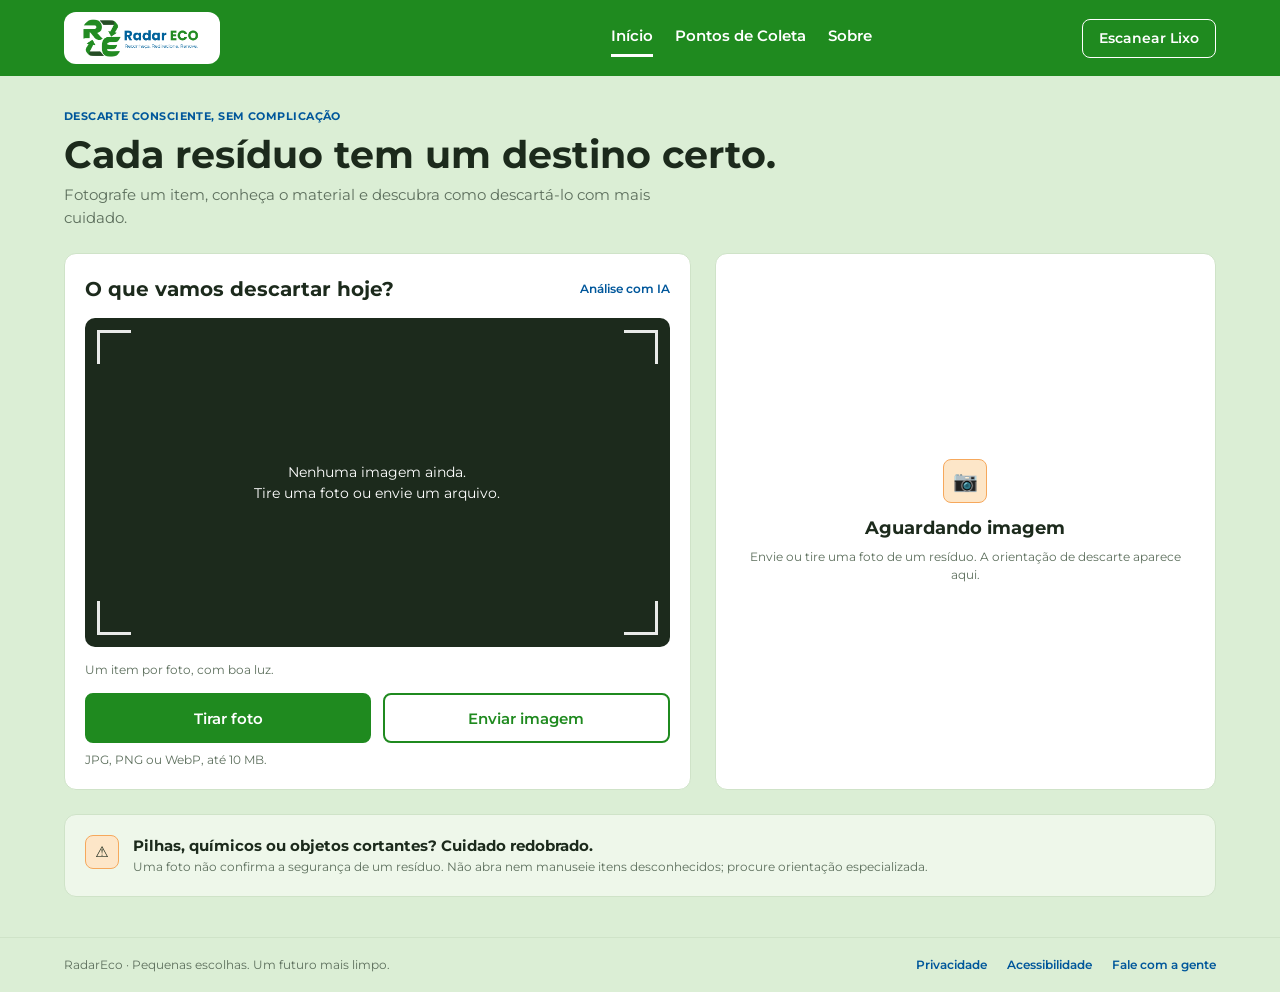
<file: index.html>
<!DOCTYPE html>
<html lang="pt-BR">
<head>
<meta charset="utf-8">
<meta name="viewport" content="width=device-width, initial-scale=1">
<title>RadarEco · Início</title>
<link rel="icon" href="img/favicon.ico?v=1" sizes="48x48">
<link rel="icon" type="image/png" href="img/favicon.png?v=1">
<link rel="apple-touch-icon" href="img/apple-touch-icon.png?v=1">
<meta name="description" content="Fotografe um item, conheça o material e descubra onde descartá-lo.">
<link rel="preconnect" href="https://fonts.googleapis.com">
<link rel="preconnect" href="https://fonts.gstatic.com" crossorigin>
<link href="https://fonts.googleapis.com/css2?family=Montserrat:wght@400;500;600;700&display=swap" rel="stylesheet">
<link rel="stylesheet" href="css/style.css?v=3">
<style>[hidden]{display:none!important}</style>
</head>
<body>
<header><div class="bar">
 <a class="logo" href="index.html" aria-label="RadarEco, página inicial">
  <img src="img/logo.png" alt="RadarEco" height="52">
 </a>
 <nav aria-label="Principal">
  <a href="index.html" aria-current="page">Início</a>
  <a href="pontos-de-coleta.html">Pontos de Coleta</a>
  <a href="sobre.html">Sobre</a>
 </nav>
 <a class="scan" href="escanear.html">Escanear Lixo</a>
</div></header>

<main>
 <p class="eb">DESCARTE CONSCIENTE, SEM COMPLICAÇÃO</p>
 <h1>Cada resíduo tem um destino certo.</h1>
 <p class="lead">Fotografe um item, conheça o material e descubra como descartá-lo com mais cuidado.</p>

 <div class="grid2">
  <div class="card">
   <div class="row"><h2>O que vamos descartar hoje?</h2><span class="tag">Análise com IA</span></div>
   <div class="drop" id="drop"><i></i><i></i><i></i><i></i>
    <p class="drop-empty" id="empty">Nenhuma imagem ainda.<br>Tire uma foto ou envie um arquivo.</p>
    <img id="prev" alt="Pré-visualização do item" hidden>
    <span class="fn" id="fn" hidden></span>
   </div>
   <p class="note" id="cap">Um item por foto, com boa luz.</p>
   <div class="btns">
    <a class="btn p" href="escanear.html">Tirar foto</a>
    <label class="btn s" for="up">Enviar imagem</label>
   </div>
   <button class="btn s" id="clear" type="button" hidden style="margin-bottom:8px">Remover foto</button>
   <input id="up" type="file" accept="image/*" hidden>
   <p class="note">JPG, PNG ou WebP, até 10 MB.</p>
  </div>

  <div id="side" aria-live="polite">
   <div class="card side-empty" id="wait">
    <div class="ico">📷</div>
    <h2 style="font-size:18px;margin-top:12px">Aguardando imagem</h2>
    <p class="note" style="margin-top:6px">Envie ou tire uma foto de um resíduo. A orientação de descarte aparece aqui.</p>
   </div>

   <div class="card side-empty" id="loading" hidden>
    <div class="spin" aria-hidden="true"></div>
    <h2 style="font-size:18px;margin-top:12px">Analisando…</h2>
   </div>

   <div class="card" id="result" hidden>
    <b style="font-size:12px;color:var(--g)">Análise concluída <span style="font-weight:400;color:var(--mute)">simulação</span></b>
    <p class="note" style="margin-top:14px">Material provável</p>
    <h2 style="font-size:24px" id="r-nome"></h2>
    <p style="margin:8px 0 14px"><span class="chip" id="r-chip"></span><span class="ok" id="r-rec"></span></p>
    <hr>
    <b style="font-size:13px">Prepare para a coleta</b>
    <ul class="cl" id="r-lista"></ul>
    <a class="btn bl" href="resultado.html">Ver análise completa</a>
    <a class="btn s" id="r-pontos" href="pontos-de-coleta.html">Ver pontos de descarte</a>
    <p class="note" style="margin-top:10px">A IA pode errar. Confira o símbolo na embalagem e as regras de aceitação do ponto de coleta.</p>
   </div>
  </div>
 </div>

 <div class="card alert"><div class="ico">⚠</div><div>
  <b>Pilhas, químicos ou objetos cortantes? Cuidado redobrado.</b>
  <p class="note">Uma foto não confirma a segurança de um resíduo. Não abra nem manuseie itens desconhecidos; procure orientação especializada.</p>
 </div></div>
</main>

<footer><div>
 <p>RadarEco · Pequenas escolhas. Um futuro mais limpo.</p>
 <span><a href="sobre.html">Privacidade</a><a href="sobre.html">Acessibilidade</a><a href="mailto:contato@exemplo.com">Fale com a gente</a></span>
</div></footer>

<script src="js/analise.js?v=3"></script>
<script src="js/inicio.js?v=3"></script>
</body>
</html>
</file>
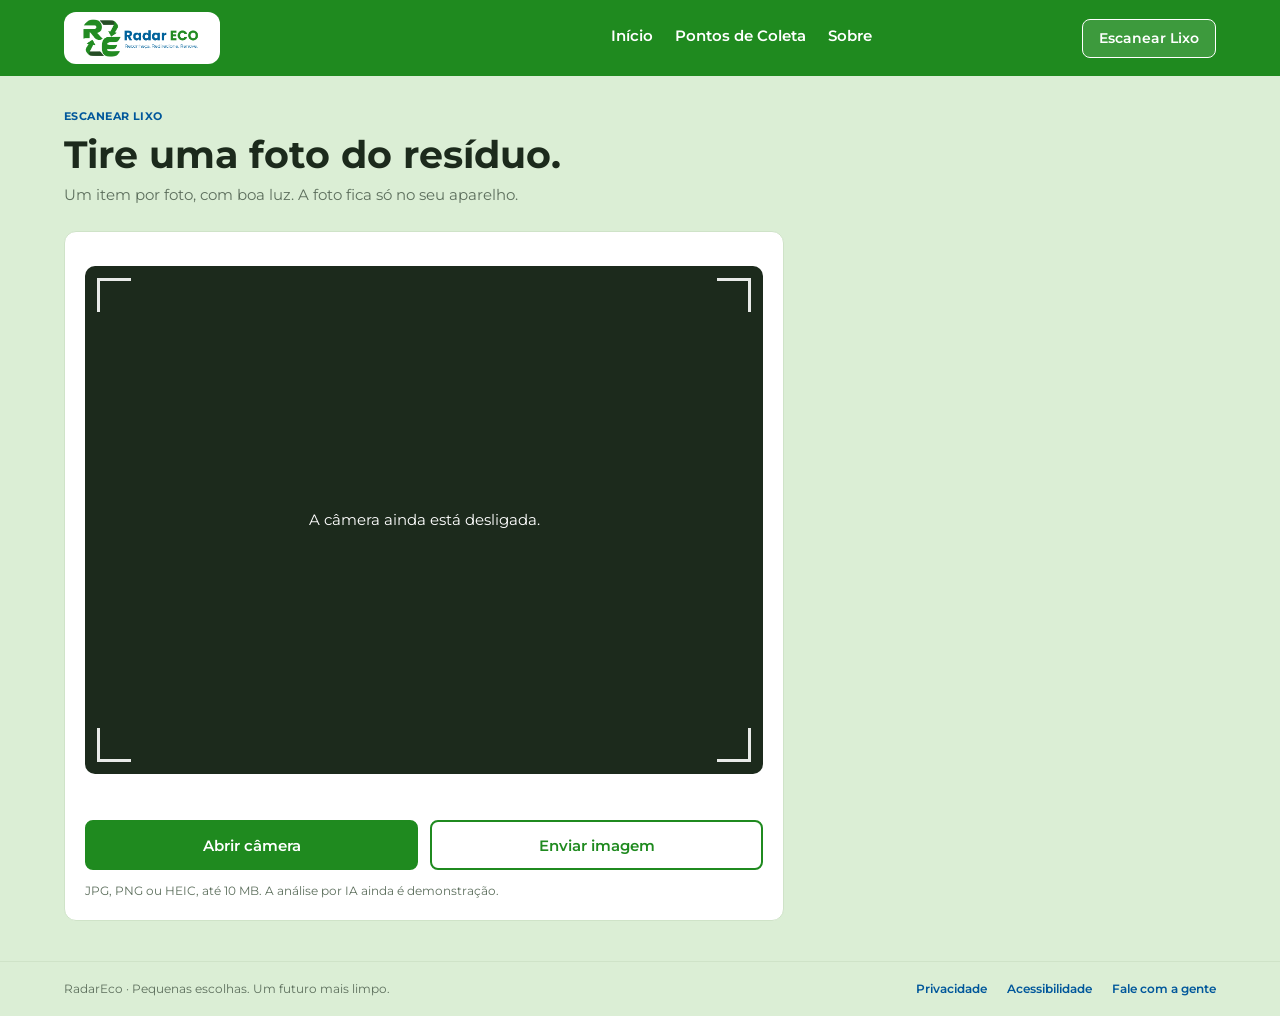
<file: escanear.html>
<!DOCTYPE html>
<html lang="pt-BR">
<head>
<meta charset="utf-8">
<meta name="viewport" content="width=device-width, initial-scale=1">
<title>RadarEco · Escanear Lixo</title>
<link rel="icon" href="img/favicon.ico?v=1" sizes="48x48">
<link rel="icon" type="image/png" href="img/favicon.png?v=1">
<link rel="apple-touch-icon" href="img/apple-touch-icon.png?v=1"> 
<meta name="description" content="Tire uma foto do resíduo para receber orientação de descarte.">
<link rel="preconnect" href="https://fonts.googleapis.com">
<link rel="preconnect" href="https://fonts.gstatic.com" crossorigin>
<link href="https://fonts.googleapis.com/css2?family=Montserrat:wght@400;500;600;700&display=swap" rel="stylesheet">
<link rel="stylesheet" href="css/style.css">
</head>
<body>
<header><div class="bar">
 <a class="logo" href="index.html" aria-label="RadarEco, página inicial">
  <img src="img/logo.png" alt="RadarEco" height="52">
 </a>
 <nav aria-label="Principal">
  <a href="index.html">Início</a>
  <a href="pontos-de-coleta.html">Pontos de Coleta</a>
  <a href="sobre.html">Sobre</a>
 </nav>
 <a class="scan" href="escanear.html" aria-current="page">Escanear Lixo</a>
</div></header>

<main>
 <p class="eb">ESCANEAR LIXO</p>
 <h1>Tire uma foto do resíduo.</h1>
 <p class="lead">Um item por foto, com boa luz. A foto fica só no seu aparelho.</p>

 <div class="card" style="margin-top:24px;max-width:720px">
  <div class="drop cam">
   <i></i><i></i><i></i><i></i>
   <p id="stage-idle" style="color:#fff;padding:16px;text-align:center">A câmera ainda está desligada.</p>
   <video id="video" playsinline muted autoplay hidden></video>
   <img id="shot" alt="Foto capturada" hidden>
  </div>

  <p class="note" id="msg" role="status" aria-live="polite" style="min-height:1.5em"></p>

  <div class="btns">
   <button class="btn p" id="btn-open" type="button">Abrir câmera</button>
   <button class="btn p" id="btn-snap" type="button" hidden>Capturar</button>
   <button class="btn p" id="btn-use" type="button" hidden>Usar esta foto</button>

   <label class="btn s" id="btn-file" for="file">Enviar imagem</label>
   <button class="btn s" id="btn-cancel" type="button" hidden>Cancelar</button>
   <button class="btn s" id="btn-retry" type="button" hidden>Tirar outra</button>
  </div>

  <input id="file" type="file" accept="image/*" hidden>
  <!-- Plano B para celulares: abre o app de câmera do sistema -->
  <input id="file-native" type="file" accept="image/*" capture="environment" hidden>
  <label class="btn s" id="btn-native" for="file-native" hidden style="margin-top:12px">Usar a câmera do aparelho</label>

  <p class="note" style="margin-top:12px">JPG, PNG ou HEIC, até 10 MB. A análise por IA ainda é demonstração.</p>
 </div>
</main>

<footer><div>
 <p>RadarEco · Pequenas escolhas. Um futuro mais limpo.</p>
 <span><a href="sobre.html">Privacidade</a><a href="sobre.html">Acessibilidade</a><a href="mailto:contato@exemplo.com">Fale com a gente</a></span>
</div></footer>

<script src="js/scanner.js"></script>
</body>
</html>
</file>
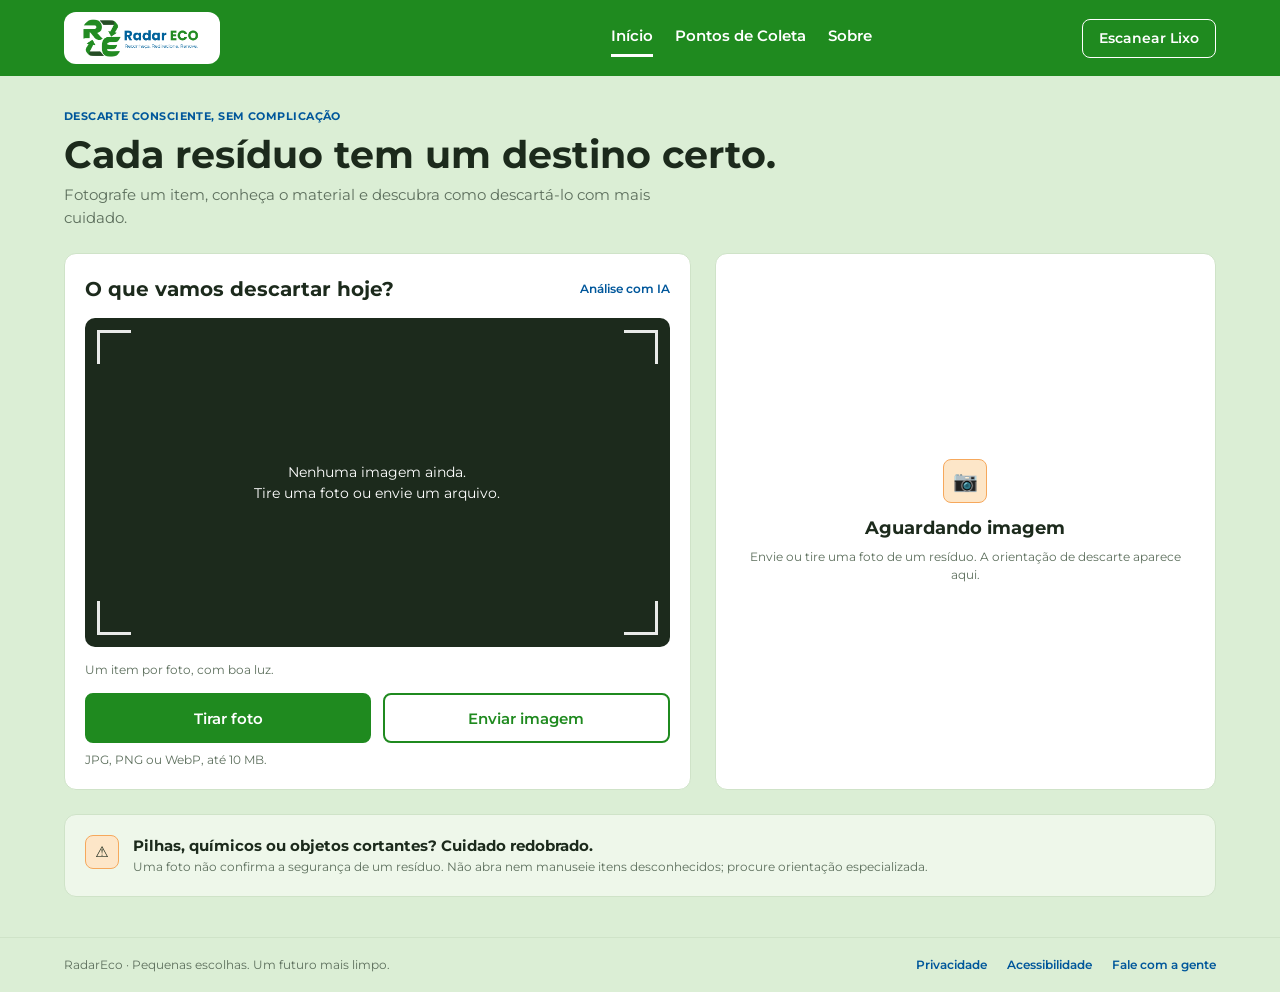
<file: resultado.html>
<!DOCTYPE html>
<html lang="pt-BR">
<head>
<meta charset="utf-8">
<meta name="viewport" content="width=device-width, initial-scale=1">
<title>RadarEco · Resultado da análise</title>
<link rel="icon" href="img/favicon.ico?v=1" sizes="48x48">
<link rel="icon" type="image/png" href="img/favicon.png?v=1">
<link rel="apple-touch-icon" href="img/apple-touch-icon.png?v=1">
<link rel="preconnect" href="https://fonts.googleapis.com">
<link rel="preconnect" href="https://fonts.gstatic.com" crossorigin>
<link href="https://fonts.googleapis.com/css2?family=Montserrat:wght@400;500;600;700&display=swap" rel="stylesheet">
<link rel="stylesheet" href="css/style.css?v=3">
<style>[hidden]{display:none!important}</style>
</head>
<body>
<header><div class="bar">
 <a class="logo" href="index.html" aria-label="RadarEco, página inicial">
  <img src="img/logo.png" alt="RadarEco" height="52">
 </a>
 <nav aria-label="Principal">
  <a href="index.html">Início</a>
  <a href="pontos-de-coleta.html">Pontos de Coleta</a>
  <a href="sobre.html">Sobre</a>
 </nav>
 <a class="scan" href="escanear.html">Escanear Lixo</a>
</div></header>

<main>
 <p class="eb">RESULTADO DA ANÁLISE</p>
 <h1>Veja como descartar o seu item.</h1>
 <p class="lead">Este resultado é uma simulação. A identificação real por IA ainda não foi ativada.</p>

 <div class="grid2">
  <div class="card">
   <div class="drop"><i></i><i></i><i></i><i></i>
    <img id="foto" alt="Foto analisada">
   </div>
   <p class="note" id="arq"></p>
   <div class="btns">
    <a class="btn p" href="escanear.html">Tirar outra foto</a>
    <a class="btn s" href="index.html">Voltar ao início</a>
   </div>
   <button class="btn s" id="remover" type="button">Remover foto</button>
  </div>

  <div class="card">
   <b style="font-size:12px;color:var(--g)">Análise concluída <span style="font-weight:400;color:var(--mute)">simulação</span></b>
   <p class="note" style="margin-top:14px">Material provável</p>
   <h2 style="font-size:26px" id="r-nome"></h2>
   <p style="margin:8px 0 14px"><span class="chip" id="r-chip"></span><span class="ok" id="r-rec"></span></p>
   <hr>
   <b style="font-size:13px">Prepare para a coleta</b>
   <ul class="cl" id="r-lista"></ul>
   <a class="btn bl" id="r-pontos" href="pontos-de-coleta.html">Ver pontos de descarte</a>
   <p class="note" style="margin-top:10px">A IA pode errar. Confira o símbolo na embalagem e as regras de aceitação do ponto de coleta.</p>
  </div>
 </div>

 <div class="card alert warn" id="aviso" hidden><div class="ico">⚠</div><div>
  <b>Este item exige cuidado especial.</b>
  <p class="note">Pilhas e baterias não vão na coleta seletiva comum. Não abra, não perfure e não exponha ao calor. Procure um ponto de descarte específico.</p>
 </div></div>
</main>

<footer><div>
 <p>RadarEco · Pequenas escolhas. Um futuro mais limpo.</p>
 <span><a href="sobre.html">Privacidade</a><a href="sobre.html">Acessibilidade</a><a href="mailto:contato@exemplo.com">Fale com a gente</a></span>
</div></footer>

<script src="js/analise.js?v=3"></script>
<script src="js/resultado.js?v=3"></script>
</body>
</html>
</file>
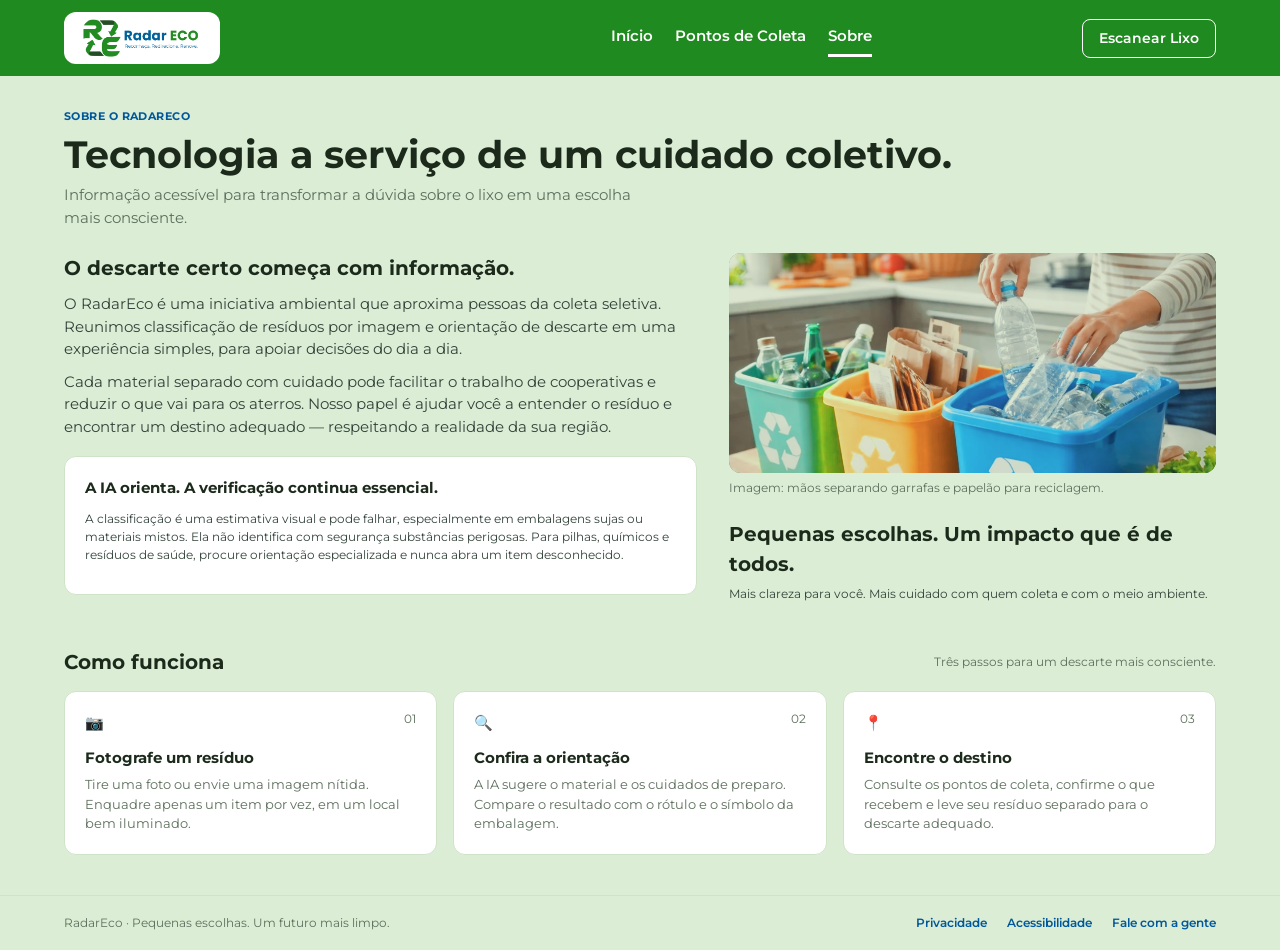
<file: sobre.html>
<!DOCTYPE html>
<html lang="pt-BR">
<head>
<meta charset="utf-8">
<meta name="viewport" content="width=device-width, initial-scale=1">
<title>RadarEco · Sobre</title>
<link rel="icon" href="img/favicon.ico?v=1" sizes="48x48">
<link rel="icon" type="image/png" href="img/favicon.png?v=1">
<link rel="apple-touch-icon" href="img/apple-touch-icon.png?v=1">
<meta name="description" content="Tecnologia a serviço de um cuidado coletivo.">
<link rel="preconnect" href="https://fonts.googleapis.com">
<link rel="preconnect" href="https://fonts.gstatic.com" crossorigin>
<link href="https://fonts.googleapis.com/css2?family=Montserrat:wght@400;500;600;700&display=swap" rel="stylesheet">
<link rel="stylesheet" href="css/style.css?v=4">
</head>
<body>
<header><div class="bar">
 <a class="logo" href="index.html" aria-label="RadarEco, página inicial">
  <img src="img/logo.png" alt="RadarEco" height="52">
 </a>
 <nav aria-label="Principal">
  <a href="index.html">Início</a>
  <a href="pontos-de-coleta.html">Pontos de Coleta</a>
  <a href="sobre.html" aria-current="page">Sobre</a>
 </nav>
 <a class="scan" href="escanear.html">Escanear Lixo</a>
</div></header>

<main>
 <p class="eb">SOBRE O RADARECO</p>
 <h1>Tecnologia a serviço de um cuidado coletivo.</h1>
 <p class="lead">Informação acessível para transformar a dúvida sobre o lixo em uma escolha mais consciente.</p>

 <div class="about">
  <div>
   <h2>O descarte certo começa com informação.</h2>
   <p>O RadarEco é uma iniciativa ambiental que aproxima pessoas da coleta seletiva. Reunimos classificação de resíduos por imagem e orientação de descarte em uma experiência simples, para apoiar decisões do dia a dia.</p>
   <p>Cada material separado com cuidado pode facilitar o trabalho de cooperativas e reduzir o que vai para os aterros. Nosso papel é ajudar você a entender o resíduo e encontrar um destino adequado — respeitando a realidade da sua região.</p>
   <div class="card" style="margin-top:18px">
    <b>A IA orienta. A verificação continua essencial.</b>
    <p class="note">A classificação é uma estimativa visual e pode falhar, especialmente em embalagens sujas ou materiais mistos. Ela não identifica com segurança substâncias perigosas. Para pilhas, químicos e resíduos de saúde, procure orientação especializada e nunca abra um item desconhecido.</p>
   </div>
  </div>

  <div>
   <figure class="photo-fig">
    <div class="ph">
     <img src="img/separacao-reciclavel.png" alt="Mãos separando garrafas plásticas e papelão em caixas verdes para reciclagem" onerror="this.remove()">
    </div>
    <figcaption class="note">Imagem: mãos separando garrafas e papelão para reciclagem.</figcaption>
   </figure>
   <h2 style="margin-top:22px">Pequenas escolhas. Um impacto que é de todos.</h2>
   <p class="note" style="margin-top:6px">Mais clareza para você. Mais cuidado com quem coleta e com o meio ambiente.</p>
  </div>
 </div>

 <div class="row" style="margin-top:34px"><h2>Como funciona</h2><span class="note">Três passos para um descarte mais consciente.</span></div>
 <div class="steps">
  <div class="card"><span class="n">01</span>📷<b>Fotografe um resíduo</b><p>Tire uma foto ou envie uma imagem nítida. Enquadre apenas um item por vez, em um local bem iluminado.</p></div>
  <div class="card"><span class="n">02</span>🔍<b>Confira a orientação</b><p>A IA sugere o material e os cuidados de preparo. Compare o resultado com o rótulo e o símbolo da embalagem.</p></div>
  <div class="card"><span class="n">03</span>📍<b>Encontre o destino</b><p>Consulte os pontos de coleta, confirme o que recebem e leve seu resíduo separado para o descarte adequado.</p></div>
 </div>
</main>

<footer><div>
 <p>RadarEco · Pequenas escolhas. Um futuro mais limpo.</p>
 <span><a href="sobre.html">Privacidade</a><a href="sobre.html">Acessibilidade</a><a href="mailto:contato@exemplo.com">Fale com a gente</a></span>
</div></footer>
</body>
</html>
</file>
<file: css/style.css>
/* ==========================================================
   RadarEco · css/style.css
   ========================================================== */

/* ---------- Base ---------- */
:root{--g:#1f8a1f;--gd:#176b17;--bg:#dbeed5;--card:#fff;--ink:#1c2a1c;--mute:#5d6f5d;--b:#00579b;--line:#cfe3c8;--or:#f6a85c;--r:12px}
*{box-sizing:border-box;margin:0}
[hidden]{display:none!important}
body{font-family:Montserrat,system-ui,sans-serif;background:var(--bg);color:var(--ink);line-height:1.5;font-size:15px}
button,input{font-family:inherit}
a{color:var(--b);font-weight:600;text-decoration:none}
a:hover{text-decoration:underline}
:focus-visible{outline:3px solid var(--b);outline-offset:2px}

/* ---------- Cabeçalho ---------- */
header{background:var(--g);color:#fff;position:sticky;top:0;z-index:1000}
.bar{max-width:1200px;margin:auto;padding:12px 24px;display:flex;align-items:center;gap:28px;flex-wrap:wrap}
.logo{font-weight:700;font-size:20px;color:#fff;margin-right:auto}
.logo:hover{text-decoration:none}
.logo{display:flex;align-items:center}
.logo img{height:52px;width:auto;display:block;background:#fff;border-radius:12px;padding:4px 14px;object-fit:contain}
nav{display:flex;gap:22px;margin:0 auto}
nav a{color:#fff;padding:6px 0;border-bottom:3px solid transparent}
nav a:hover{text-decoration:none}
nav a[aria-current=page]{border-color:#fff}
.scan{border:1.5px solid #fff;border-radius:8px;padding:8px 16px;color:#fff;font-size:14px}
.scan:hover{text-decoration:none;background:#ffffff22}
.scan[aria-current=page]{background:#ffffff22}

/* ---------- Conteúdo geral ---------- */
main{max-width:1200px;margin:auto;padding:32px 24px 40px}
.eb{color:var(--b);font-size:11px;font-weight:700;letter-spacing:.04em}
h1{font-size:clamp(26px,4vw,38px);line-height:1.15;margin:8px 0}
h2{font-size:20px}
.lead{color:var(--mute);max-width:60ch}
.card{background:var(--card);border:1px solid var(--line);border-radius:var(--r);padding:20px}
.row{display:flex;justify-content:space-between;align-items:center;gap:8px}
.note{font-size:12px;color:var(--mute)}
.tag{font-size:12px;color:var(--b);font-weight:600}
hr{border:0;border-top:1px solid var(--line);margin:14px 0}
label,.lbl{font-size:12px;font-weight:700;display:block}

/* ---------- Botões ---------- */
.btn{font:600 15px Montserrat,sans-serif;border-radius:8px;padding:13px 16px;cursor:pointer;border:2px solid var(--g);text-align:center;display:block}
.btn:hover{text-decoration:none}
.btn + .btn{margin-top:10px}
button.btn{width:100%}
.p{background:var(--g);color:#fff}
.p:hover{background:var(--gd)}
.s{background:#fff;color:var(--g)}
.s:hover{background:#f1f9ee}
.bl{background:var(--b);border-color:var(--b);color:#fff;width:100%}

/* Par de botões lado a lado: mesmo tamanho */
.btns{display:grid;grid-template-columns:1fr 1fr;gap:12px;margin:14px 0 8px}
.btns .btn{margin:0;min-height:50px;padding:0 16px;display:flex;align-items:center;justify-content:center}

/* ---------- Início / Resultado ---------- */
.grid2{display:grid;grid-template-columns:1.25fr 1fr;gap:24px;margin-top:24px}
.drop{position:relative;margin:14px 0;border-radius:10px;overflow:hidden;background:#c9c3b8;aspect-ratio:16/9;display:grid;place-items:center}
.drop:has(#prev[hidden]){background:#1c2a1c}
.drop img,.drop svg{width:100%;height:100%;object-fit:cover}
.drop i{position:absolute;width:34px;height:34px;border:3px solid #fff;opacity:.9}
.drop i:nth-of-type(1){top:12px;left:12px;border-right:0;border-bottom:0}
.drop i:nth-of-type(2){top:12px;right:12px;border-left:0;border-bottom:0}
.drop i:nth-of-type(3){bottom:12px;left:12px;border-right:0;border-top:0}
.drop i:nth-of-type(4){bottom:12px;right:12px;border-left:0;border-top:0}
.drop-empty{color:#fff;text-align:center;padding:16px;font-size:14px}
.fn{position:absolute;left:44px;bottom:16px;background:#fff;border-radius:6px;padding:2px 8px;font-size:11px}

.side-empty{text-align:center;display:grid;justify-items:center;align-content:center;min-height:100%}
.side-empty .ico{width:44px;height:44px;font-size:20px}
.spin{width:36px;height:36px;border:4px solid var(--line);border-top-color:var(--g);border-radius:50%;animation:giro .8s linear infinite}
@keyframes giro{to{transform:rotate(360deg)}}

.chip{display:inline-block;font-size:11px;font-weight:700;padding:2px 10px;border-radius:99px;background:var(--or)}
.ok{font-size:12px;color:var(--g);font-weight:600;margin-left:8px}
.cl{list-style:none;padding:0;margin:8px 0 16px;font-size:13px;color:#33433a}
.cl li{padding-left:22px;position:relative;margin:4px 0}
.cl li:before{content:"✓";position:absolute;left:0;color:var(--mute)}
.alert{margin-top:24px;display:flex;gap:14px;align-items:flex-start;background:#eef7ea}
.warn{background:#fff4e5;border-color:var(--or)}
.ico{flex:none;width:34px;height:34px;border-radius:8px;background:#fde6c8;display:grid;place-items:center;border:1px solid var(--or)}

/* ---------- Escanear ---------- */
.drop video{width:100%;height:100%;object-fit:cover;background:#000}
.drop.cam{aspect-ratio:4/3;background:#1c2a1c}

/* ---------- Pontos de coleta ---------- */
.mapwrap{display:grid;grid-template-columns:1.5fr 1fr;padding:0;overflow:hidden;margin-top:24px}
#map{height:100%;min-height:540px;z-index:0;background:#e8efe0}
.leaflet-container{font-family:Montserrat,sans-serif}
.side{padding:22px;display:flex;flex-direction:column;gap:16px;min-width:0}

/* Campo de busca com lupa e botão de localização */
.field{position:relative;margin-top:6px}
.field input{width:100%;font:500 14px Montserrat,sans-serif;color:var(--ink);padding:13px 48px 13px 44px;border:2px solid var(--b);border-radius:10px;background:#fff;-webkit-appearance:none;appearance:none}
.field input::placeholder{color:#8a998a}
.field button{position:absolute;top:50%;transform:translateY(-50%);width:34px;height:34px;border:0;border-radius:8px;display:grid;place-items:center;cursor:pointer;padding:0}
.field .si{left:6px;background:transparent;color:var(--b)}
.field .loc{right:6px;background:#eaf3fb;color:var(--b)}
.field .loc:hover{background:#d6e8f6}

/* Filtros em pílula */
.chips{display:flex;gap:8px;flex-wrap:wrap;margin-top:8px}
.chips button{font:600 13px Montserrat,sans-serif;color:var(--ink);background:#fff;border:1.5px solid var(--line);border-radius:99px;padding:8px 16px;cursor:pointer;-webkit-appearance:none;appearance:none;transition:background .15s,border-color .15s}
.chips button:hover{border-color:var(--b)}
.chips button[aria-pressed=true]{background:var(--b);border-color:var(--b);color:#fff}
.chips button[aria-pressed=true]::before{content:"✓ "}

.meta{font-size:12px;color:var(--mute)}
.meta b{color:var(--ink)}

/* Lista de pontos */
#list{max-height:360px;overflow:auto;padding:2px}
.pt{width:100%;text-align:left;font:inherit;color:var(--ink);background:#fff;border:1.5px solid var(--line);border-radius:12px;padding:12px 14px;margin-bottom:10px;cursor:pointer;display:grid;grid-template-columns:auto 1fr auto;gap:12px;align-items:start;-webkit-appearance:none;appearance:none;transition:border-color .15s,background .15s}
.pt:hover{border-color:var(--b)}
.pt[aria-pressed=true]{border-color:var(--b);box-shadow:0 0 0 1px var(--b);background:#f3f9fe}
.pt .num{width:26px;height:26px;border-radius:50%;background:var(--b);color:#fff;font:700 12px Montserrat,sans-serif;display:grid;place-items:center;font-style:normal}
.pt .info{min-width:0}
.pt .info b{display:block;font-size:14px;line-height:1.3}
.pt .info small{display:block;font-size:12px;color:var(--mute);overflow:hidden;text-overflow:ellipsis;white-space:nowrap}
.pt .dist{font-size:12px;font-weight:700;color:var(--b);white-space:nowrap}
.route{font-size:12px;margin:-4px 0 10px 4px}

.nm{width:26px;height:26px;border-radius:50%;background:var(--b);color:#fff;font:700 12px Montserrat,sans-serif;display:grid;place-items:center;border:2px solid #fff;box-shadow:0 1px 4px #0004}
.nm.on{background:#003d6e;transform:scale(1.3)}

/* ---------- Sobre ---------- */
.about{display:grid;grid-template-columns:1.3fr 1fr;gap:32px;margin-top:24px;align-items:stretch}
.about p{color:#33433a;margin:10px 0}
.about > div:last-child{display:flex;flex-direction:column}
.photo-fig{margin:0;flex:1;display:flex;flex-direction:column}
.ph{position:relative;flex:1;min-height:220px;border-radius:var(--r);overflow:hidden;background:linear-gradient(135deg,#7fae6e,#3f7a3a 60%,#2c5a2c)}
.ph img{position:absolute;inset:0;width:100%;height:100%;object-fit:cover;display:block}
.photo-fig figcaption{margin-top:6px}
.steps{display:grid;grid-template-columns:repeat(3,1fr);gap:16px;margin-top:14px}
.steps .card{position:relative}
.steps b{display:block;margin:12px 0 6px}
.steps p{font-size:13px;color:var(--mute)}
.n{position:absolute;top:18px;right:20px;font-size:12px;color:var(--mute)}

/* ---------- Rodapé ---------- */
footer{border-top:1px solid var(--line);font-size:12px;color:var(--mute)}
footer div{max-width:1200px;margin:auto;padding:18px 24px;display:flex;justify-content:space-between;gap:12px;flex-wrap:wrap}
footer span a{margin-left:20px}

/* ---------- Mobile ---------- */
@media(max-width:860px){
 .grid2,.about,.mapwrap,.steps{grid-template-columns:1fr}
 .bar{padding:10px 16px;gap:12px}
 nav{order:3;width:100%;justify-content:space-around;margin:0}
 main{padding:24px 16px}
 #map{min-height:320px}
 .ph{flex:none;aspect-ratio:4/3}
 .logo img{height:42px}
}

/* ---------- Menos movimento ---------- */
@media(prefers-reduced-motion:reduce){.spin{animation:none}.chips button,.pt{transition:none}}
</file>
